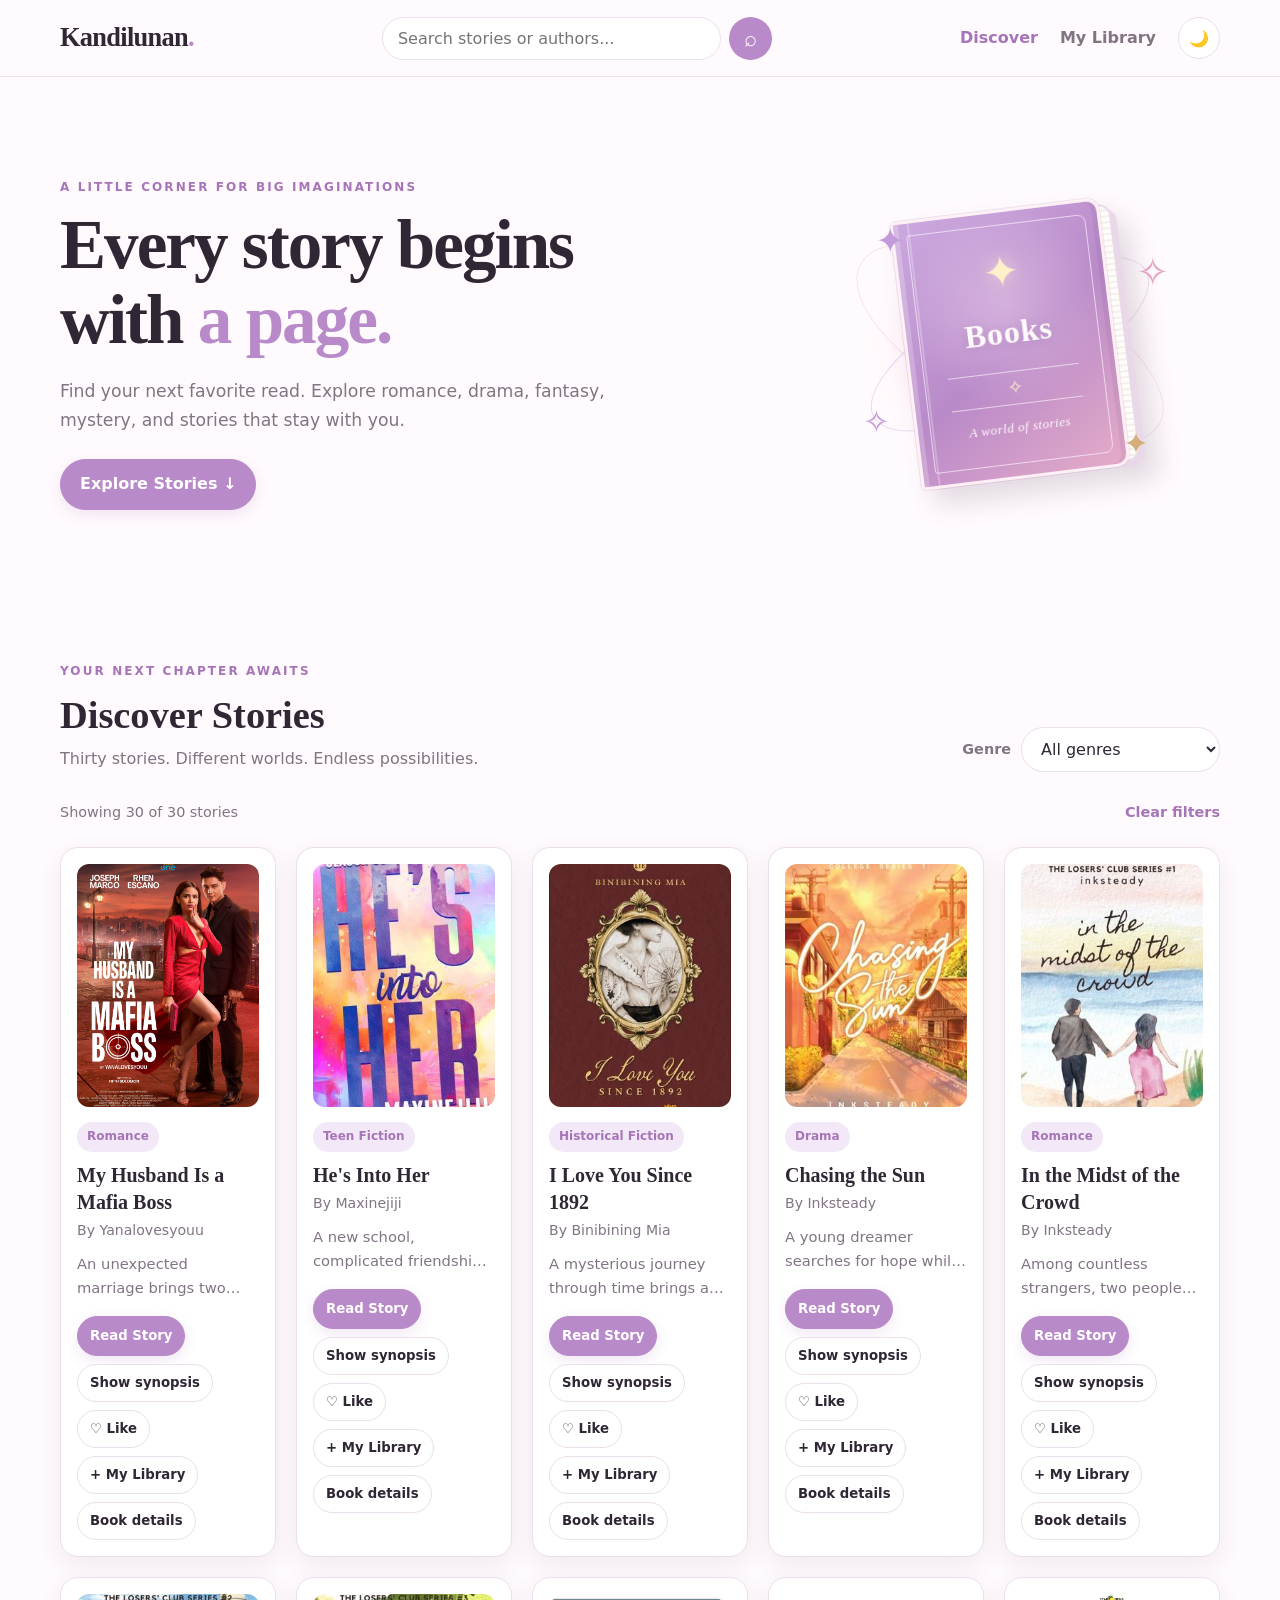
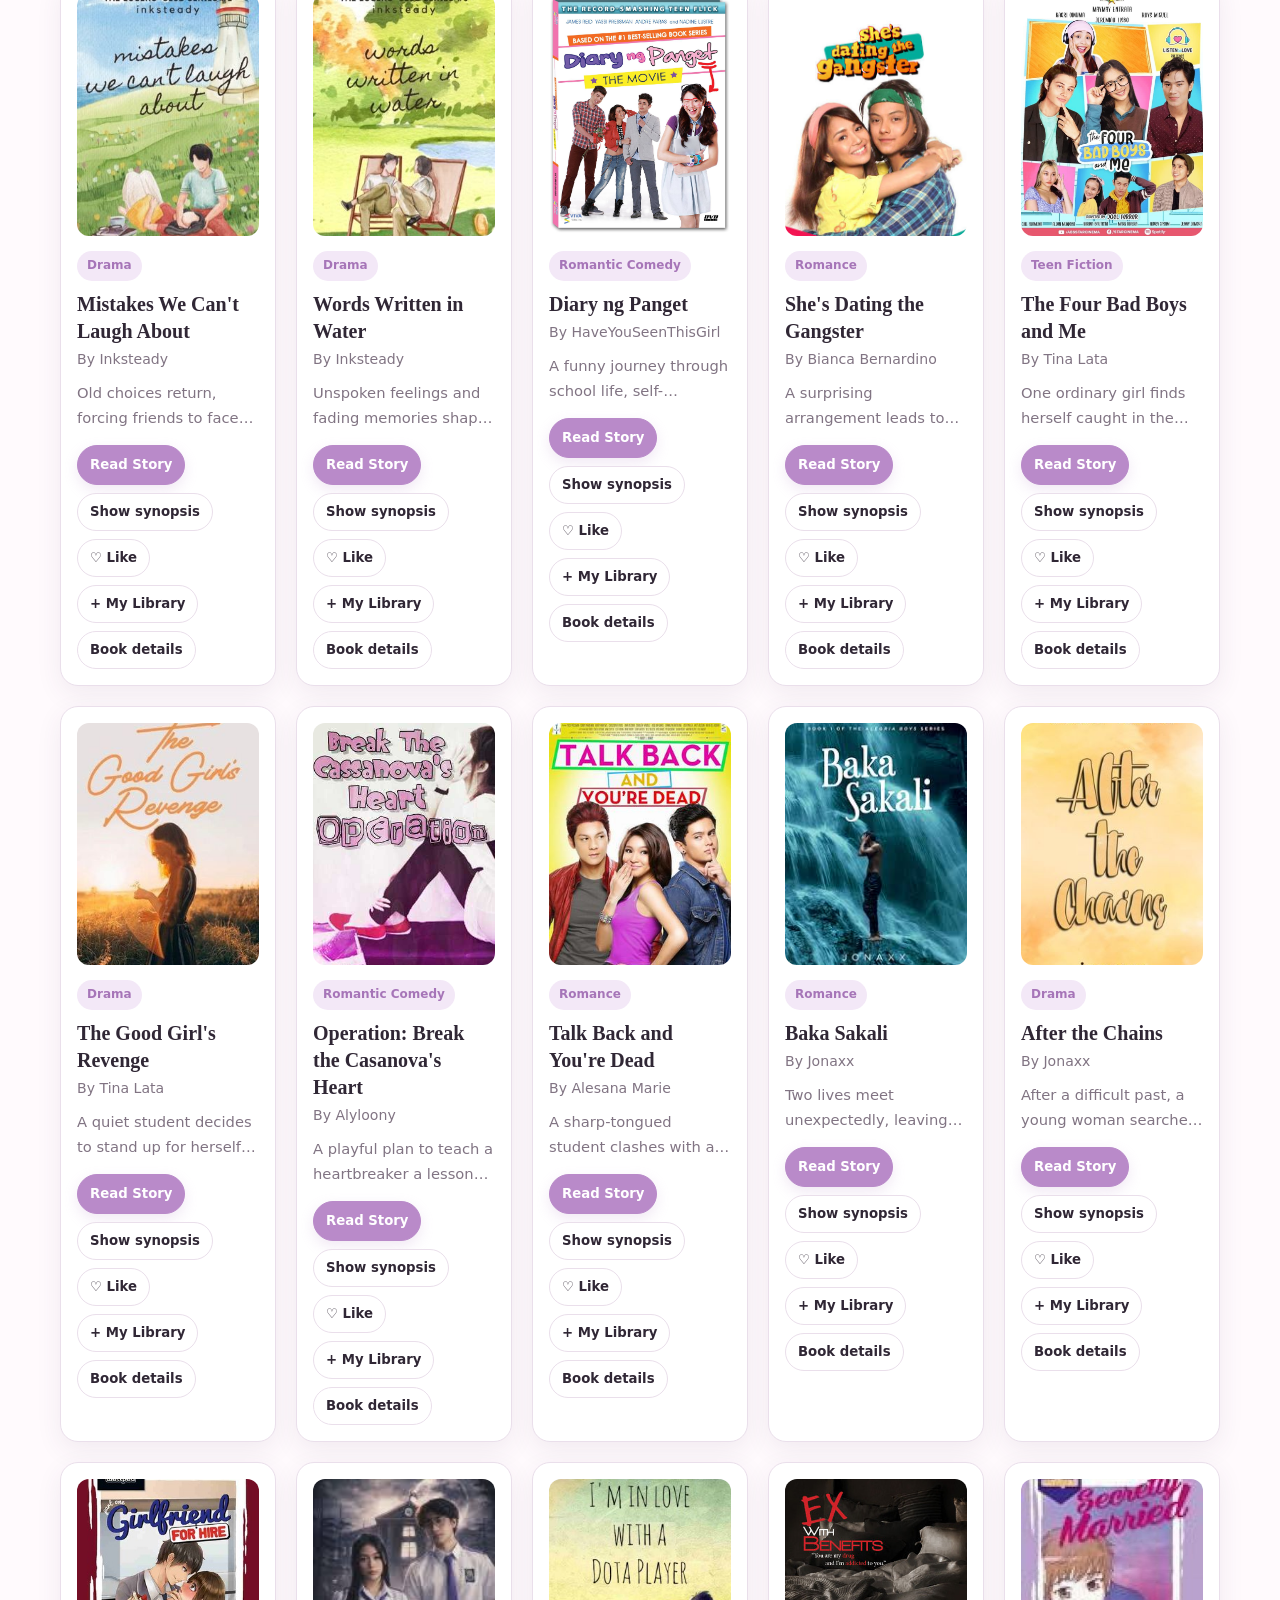
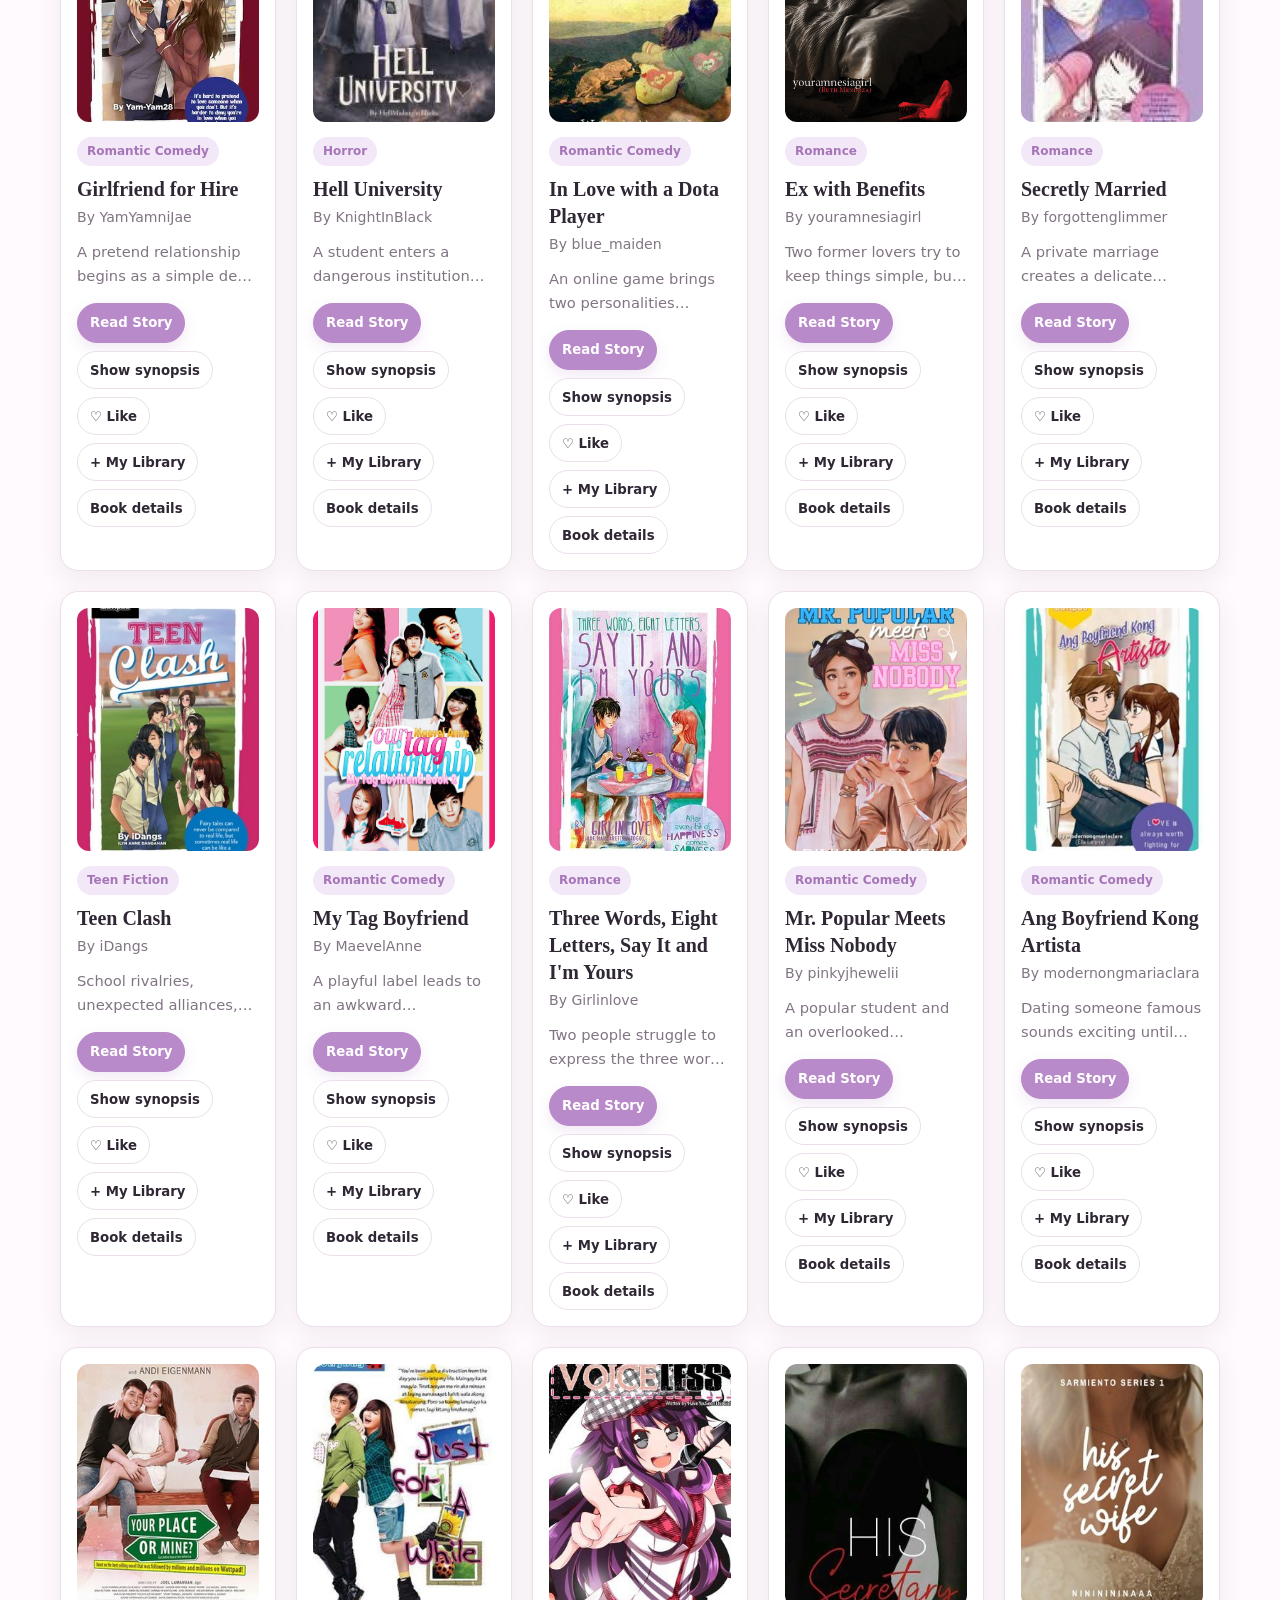
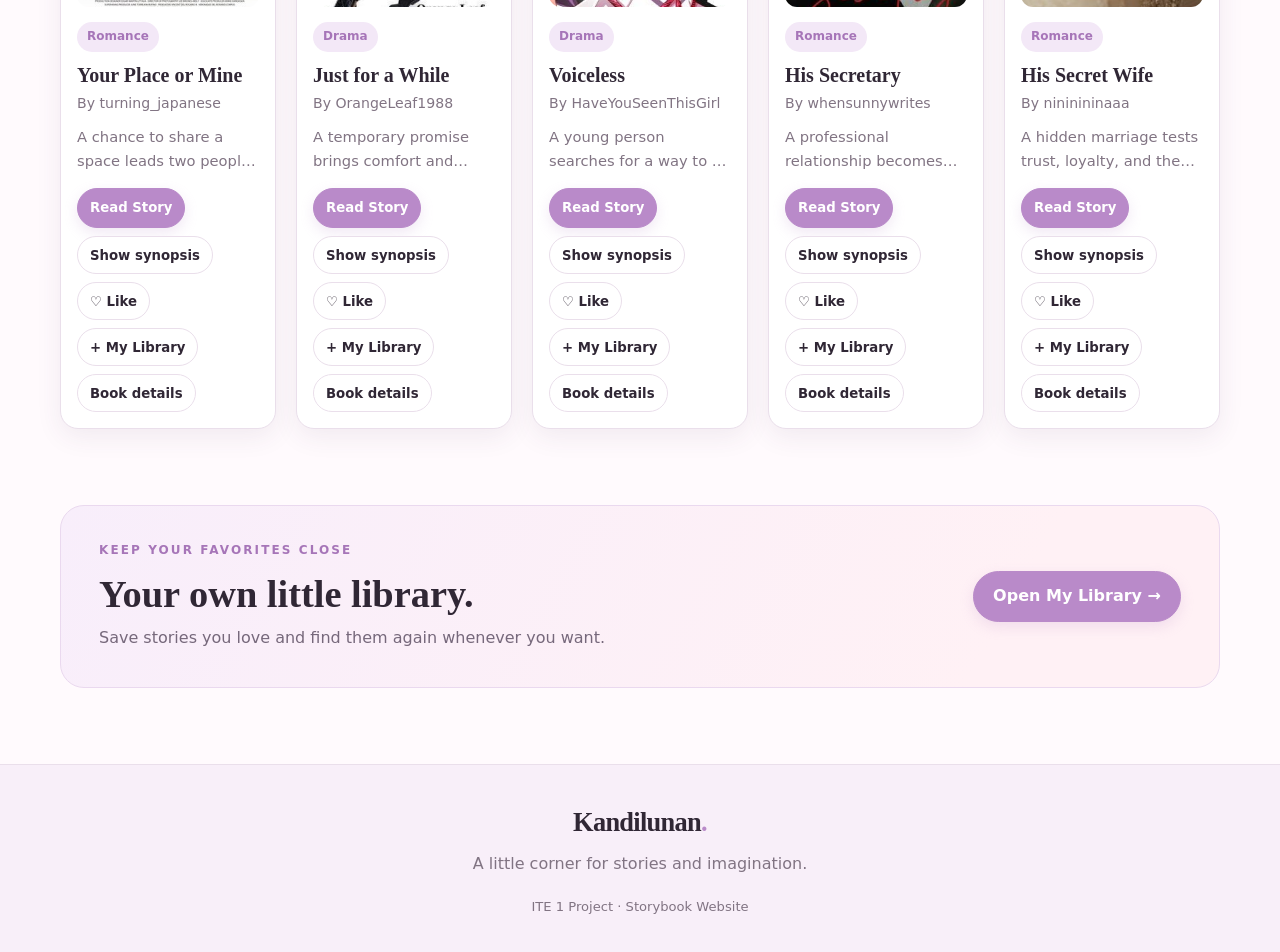
<file: index.html>
<!DOCTYPE html>
<html lang="en">
<head>
    <meta charset="UTF-8">
    <meta name="viewport" content="width=device-width, initial-scale=1.0">
    <meta name="theme-color" content="#ff500a">
    <meta name="description" content="Discover stories, explore genres, and find your next favorite read on Kandilunan.">
    <title>Kandilunan | Discover Stories</title>
    <link rel="stylesheet" href="style.css">
</head>
<body>
    <header class="site-header">
        <nav class="navbar" aria-label="Main navigation">
            <a class="logo" href="index.html">Kandilunan<span>.</span></a>

            <form class="search-form" id="searchForm" role="search">
                <label class="sr-only" for="searchInput">Search stories</label>
                <input id="searchInput" type="search"
                       placeholder="Search stories or authors...">
                <button type="submit" aria-label="Search">⌕</button>
            </form>

            <div class="nav-links">
                <a href="index.html" aria-current="page">Discover</a>
                <a href="library.html">My Library</a>
                <button class="theme-button" id="themeToggle"
                        type="button" aria-label="Switch to dark mode">🌙</button>
            </div>
        </nav>
    </header>

    <main>
        <section class="hero">
            <div class="hero-content">
                <p class="eyebrow">A LITTLE CORNER FOR BIG IMAGINATIONS</p>
                <h1>Every story begins<br>with <span>a page.</span></h1>
                <p class="hero-description">
                    Find your next favorite read. Explore romance, drama,
                    fantasy, mystery, and stories that stay with you.
                </p>
                <a href="#stories" class="primary-button">Explore Stories ↓</a>
            </div>

            <div class="magic-book-scene" aria-hidden="true">
                <div class="magic-spark spark-one">✦</div>
                <div class="magic-spark spark-two">✧</div>
                <div class="magic-spark spark-three">✦</div>
                <div class="magic-spark spark-four">✧</div>

                <div class="magic-glow"></div>

                <div class="magic-book">
                    <div class="book-pages"></div>
                    <div class="book-cover">
                        <div class="book-decoration">✦</div>
                        <div class="book-title">Books</div>
                        <div class="book-divider">✧</div>
                        <div class="book-subtitle">A world of stories</div>
                    </div>
                </div>

                <div class="magic-orbit orbit-one"></div>
                <div class="magic-orbit orbit-two"></div>
            </div>
        </section>

        <section class="content-section" id="stories">
            <div class="section-heading">
                <div>
                    <p class="eyebrow">YOUR NEXT CHAPTER AWAITS</p>
                    <h2>Discover Stories</h2>
                    <p class="muted">Thirty stories. Different worlds. Endless possibilities.</p>
                </div>
                <div class="filter-control">
                    <label for="genreFilter">Genre</label>
                    <select id="genreFilter">
                        <option value="all">All genres</option>
                    </select>
                </div>
            </div>

            <div class="results-bar">
                <p id="resultCount" aria-live="polite">Loading stories...</p>
                <button id="clearFilters" class="text-button" type="button">
                    Clear filters
                </button>
            </div>

            <div id="storyGrid" class="story-grid"></div>

            <div id="emptyMessage" class="empty-state" hidden>
                <span class="empty-icon">⌕</span>
                <h3>No stories found</h3>
                <p>Try a different title, author, or genre.</p>
                <button id="resetSearch" class="primary-button" type="button">
                    Show all stories
                </button>
            </div>
        </section>

        <section class="library-banner">
            <div>
                <p class="eyebrow">KEEP YOUR FAVORITES CLOSE</p>
                <h2>Your own little library.</h2>
                <p>Save stories you love and find them again whenever you want.</p>
            </div>
            <a class="primary-button" href="library.html">Open My Library →</a>
        </section>
    </main>

    <footer class="site-footer">
        <a class="logo" href="index.html">Kandilunan<span>.</span></a>
        <p>A little corner for stories and imagination.</p>
        <p class="copyright">ITE 1 Project · Storybook Website</p>
    </footer>

    <dialog id="bookDialog" class="book-dialog">
        <button type="button" class="dialog-close" id="closeDialog"
                aria-label="Close book details">×</button>
        <div id="dialogContent"></div>
    </dialog>

    <script src="script.js"></script>
</body>
</html>
</file>
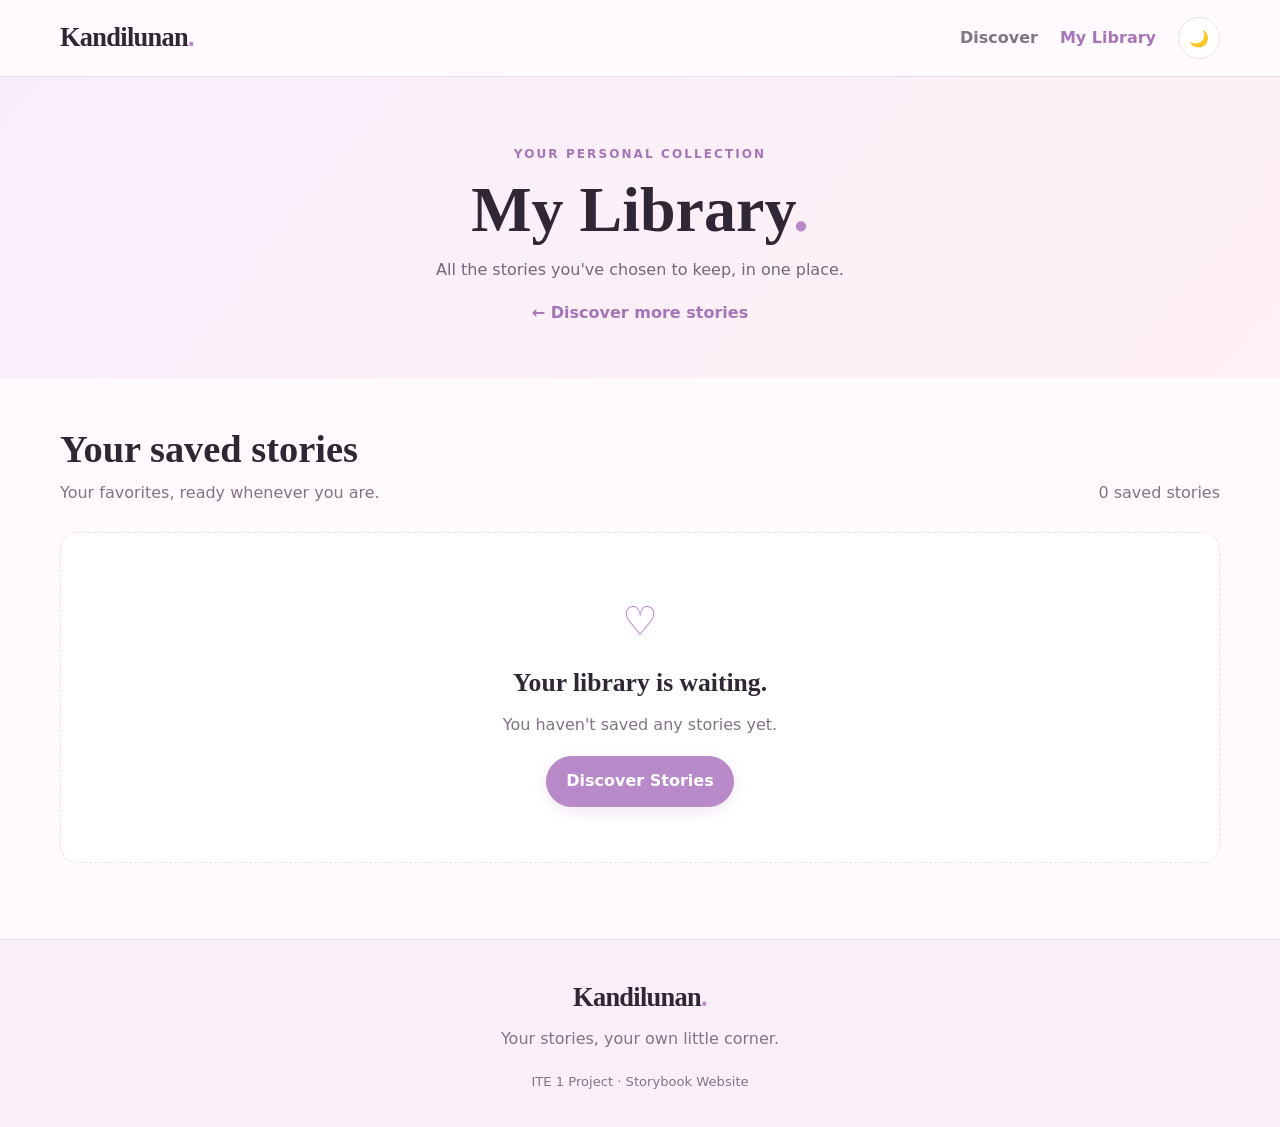
<file: library.html>
<!DOCTYPE html>
<html lang="en">
<head>
    <meta charset="UTF-8">
    <meta name="viewport" content="width=device-width, initial-scale=1.0">
    <meta name="theme-color" content="#ff500a">
    <meta name="description" content="Your personal collection of saved stories on Kandilunan.">
    <title>Kandilunan | My Library</title>
    <link rel="stylesheet" href="style.css">
</head>
<body>
    <header class="site-header">
        <nav class="navbar" aria-label="Main navigation">
            <a class="logo" href="index.html">Kandilunan<span>.</span></a>

            <div class="nav-links">
                <a href="index.html">Discover</a>
                <a href="library.html" aria-current="page">My Library</a>
                <button class="theme-button" id="themeToggle"
                        type="button" aria-label="Switch to dark mode">🌙</button>
            </div>
        </nav>
    </header>

    <main>
        <section class="page-banner">
            <p class="eyebrow">YOUR PERSONAL COLLECTION</p>
            <h1>My Library<span>.</span></h1>
            <p>All the stories you've chosen to keep, in one place.</p>
            <a href="index.html" class="text-link">← Discover more stories</a>
        </section>

        <section class="content-section">
            <div class="section-heading">
                <div>
                    <h2>Your saved stories</h2>
                    <p class="muted">Your favorites, ready whenever you are.</p>
                </div>
                <p id="resultCount" class="muted" aria-live="polite"></p>
            </div>

            <div id="storyGrid" class="story-grid"></div>

            <div id="emptyMessage" class="empty-state" hidden>
                <span class="empty-icon">♡</span>
                <h3>Your library is waiting.</h3>
                <p>You haven't saved any stories yet.</p>
                <a href="index.html" class="primary-button">Discover Stories</a>
            </div>
        </section>
    </main>

    <footer class="site-footer">
        <a class="logo" href="index.html">Kandilunan<span>.</span></a>
        <p>Your stories, your own little corner.</p>
        <p class="copyright">ITE 1 Project · Storybook Website</p>
    </footer>

    <script src="script.js"></script>
</body>
</html>
</file>
<file: style.css>
* { box-sizing: border-box; }

:root {
    color-scheme: light;
    --accent: #b98ac9;
    --accent-hover: #a675b8;
    --accent-soft: #f3e8f7;
    --page-background: #fffafd;
    --card-background: #ffffff;
    --soft-background: #fff2f7;
    --text-color: #302735;
    --muted-color: #817483;
    --border-color: #eadfeb;
    --card-shadow: 0 8px 26px rgba(78, 48, 83, 0.08);
    --header-background: rgba(255, 250, 253, 0.92);
    --footer-background: #f8eff9;
    --radius: 18px;
    --content-width: 1160px;
}

html { scroll-behavior: smooth; scroll-padding-top: 90px; }
body {
    margin: 0;
    background: var(--page-background);
    color: var(--text-color);
    font-family: Inter, ui-sans-serif, system-ui, -apple-system, BlinkMacSystemFont, "Segoe UI", sans-serif;
    font-size: 16px;
    line-height: 1.65;
    transition: background-color .25s ease, color .25s ease;
}
body, button, input, select { font-family: Inter, ui-sans-serif, system-ui, -apple-system, BlinkMacSystemFont, "Segoe UI", sans-serif; }
img { display: block; max-width: 100%; }
a { color: inherit; text-decoration: none; }
button, input, select { font-size: inherit; }
button, a, input, select { -webkit-tap-highlight-color: transparent; }
button { cursor: pointer; }
button:focus-visible, a:focus-visible, input:focus-visible, select:focus-visible { outline: 3px solid #d5a8e5; outline-offset: 3px; }
[hidden] { display: none !important; }

.site-header {
    position: sticky;
    z-index: 20;
    top: 0;
    background: var(--header-background);
    border-bottom: 1px solid var(--border-color);
    backdrop-filter: blur(16px);
}
.navbar {
    width: min(var(--content-width), calc(100% - 48px));
    min-height: 76px;
    margin: 0 auto;
    display: flex;
    align-items: center;
    justify-content: space-between;
    gap: 24px;
}
.logo { flex-shrink: 0; font-family: Georgia, "Times New Roman", serif; font-size: 1.65rem; font-weight: 800; letter-spacing: -.7px; }
.logo span, .page-banner h1 span { color: var(--accent); }
.search-form { display: flex; align-items: center; gap: 8px; width: min(390px, 38vw); }
.search-form input, .filter-control select, .chapter-toolbar select {
    width: 100%; min-width: 0; border: 1px solid var(--border-color); border-radius: 999px;
    padding: 11px 15px; color: var(--text-color); background: var(--card-background);
}
.search-form button {
    width: 43px; height: 43px; flex: 0 0 43px; border: 0; border-radius: 50%;
    color: white; background: var(--accent); font-size: 1.4rem;
}
.nav-links { display: flex; align-items: center; gap: 22px; white-space: nowrap; }
.nav-links a { color: var(--muted-color); font-weight: 650; transition: color .2s ease; }
.nav-links a:hover, .nav-links a[aria-current="page"] { color: var(--accent-hover); }
.theme-button { width: 42px; height: 42px; border: 1px solid var(--border-color); border-radius: 50%; background: var(--card-background); }

main { min-height: 65vh; }
.hero {
    width: min(var(--content-width), calc(100% - 48px)); min-height: 520px; margin: 0 auto;
    padding: 58px 0 44px; display: flex; align-items: center; justify-content: space-between; gap: 32px;
}
.hero-content { flex: 1 1 55%; min-width: 0; }
.eyebrow { margin: 0 0 12px; color: var(--accent-hover); font-size: .75rem; font-weight: 800; letter-spacing: 2.1px; line-height: 1.5; }
h1, h2, h3, p { overflow-wrap: anywhere; }
.hero h1 { max-width: 650px; margin: 0 0 20px; font-family: Georgia, "Times New Roman", serif; font-size: clamp(2.8rem, 5.4vw, 4.7rem); line-height: 1.08; letter-spacing: -2px; }
.hero h1 span { color: var(--accent); }
.hero-description { max-width: 570px; margin: 0 0 25px; color: var(--muted-color); font-size: 1.08rem; }
.primary-button, .read-button {
    display: inline-flex; align-items: center; justify-content: center; gap: 8px; min-height: 45px;
    padding: 11px 19px; border: 1px solid var(--accent); border-radius: 999px;
    background: var(--accent); color: #fff; font-weight: 750; text-align: center;
    box-shadow: 0 5px 14px rgba(185, 138, 201, .2); transition: transform .2s ease, background .2s ease, box-shadow .2s ease;
}
.primary-button:hover, .read-button:hover { transform: translateY(-2px); background: var(--accent-hover); box-shadow: 0 8px 18px rgba(185, 138, 201, .25); }
.text-link { display: inline-block; margin-top: 16px; color: var(--accent-hover); font-weight: 700; }

.content-section { width: min(var(--content-width), calc(100% - 48px)); margin: 0 auto; padding: 65px 0 76px; }
.section-heading { display: flex; align-items: end; justify-content: space-between; gap: 24px; margin-bottom: 25px; }
.section-heading h2, .library-banner h2, .reader-heading h2 { margin: 0 0 8px; font-family: Georgia, "Times New Roman", serif; font-size: clamp(1.8rem, 3vw, 2.5rem); line-height: 1.2; }
.muted { color: var(--muted-color); }
.section-heading .muted { margin: 0; }
.filter-control { display: flex; align-items: center; gap: 10px; min-width: 210px; }
.filter-control label, .chapter-toolbar label { color: var(--muted-color); font-size: .9rem; font-weight: 750; }
.results-bar { display: flex; align-items: center; justify-content: space-between; gap: 16px; margin: 0 0 20px; color: var(--muted-color); font-size: .9rem; }
.results-bar p { margin: 0; }
.text-button { padding: 7px 0; border: 0; background: transparent; color: var(--accent-hover); font-weight: 750; }
.story-grid { display: grid; grid-template-columns: repeat(5, minmax(0, 1fr)); gap: 20px; align-items: stretch; }
.story-card { min-width: 0; overflow: hidden; padding: 16px; border: 1px solid var(--border-color); border-radius: var(--radius); background: var(--card-background); box-shadow: var(--card-shadow); transition: transform .2s ease, box-shadow .2s ease, border-color .2s ease; }
.story-card:hover { transform: translateY(-4px); border-color: #d9b9e3; box-shadow: 0 14px 32px rgba(78, 48, 83, .12); }
.cover-link { display: block; overflow: hidden; border-radius: 12px; background: var(--soft-background); }
.story-cover { width: 100%; aspect-ratio: 3 / 4; object-fit: cover; transition: transform .35s ease; }
.story-card:hover .story-cover { transform: scale(1.025); }
.genre-tag { display: inline-flex; margin-top: 15px; padding: 5px 10px; border-radius: 999px; background: var(--accent-soft); color: var(--accent-hover); font-size: .75rem; font-weight: 800; }
.story-card h3 { margin: 10px 0 3px; font-family: Georgia, "Times New Roman", serif; font-size: 1.25rem; line-height: 1.35; }
.story-card h3 a:hover { color: var(--accent-hover); }
.story-author { margin: 0 0 10px; color: var(--muted-color); font-size: .88rem; }
.story-synopsis { margin: 0 0 15px; color: var(--muted-color); font-size: .92rem; }
.story-synopsis.collapsed { display: -webkit-box; overflow: hidden; -webkit-box-orient: vertical; -webkit-line-clamp: 2; }
.card-actions, .details-actions { display: flex; flex-wrap: wrap; gap: 8px; margin-top: 15px; }
.read-button, .secondary-button { min-height: 38px; padding: 8px 12px; border-radius: 999px; font-size: .83rem; font-weight: 750; }
.secondary-button { border: 1px solid var(--border-color); background: var(--card-background); color: var(--text-color); transition: border-color .2s ease, background .2s ease; }
.secondary-button:hover { border-color: var(--accent); background: var(--accent-soft); }
.like-button.is-active { border-color: #e7a8c0; background: #fff0f5; color: #b14d78; }
.empty-state { padding: 55px 20px; border: 1px dashed var(--border-color); border-radius: var(--radius); background: var(--card-background); text-align: center; }
.empty-icon { color: var(--accent); font-size: 2.5rem; }
.empty-state h3 { margin: 8px 0; font-family: Georgia, "Times New Roman", serif; font-size: 1.6rem; }
.empty-state p { margin: 0 0 18px; color: var(--muted-color); }

.library-banner { width: min(var(--content-width), calc(100% - 48px)); margin: 0 auto 76px; padding: 35px 38px; display: flex; align-items: center; justify-content: space-between; gap: 28px; border: 1px solid #ead9ef; border-radius: 24px; background: linear-gradient(120deg, #f8eefb, #fff1f5 80%); }
.library-banner h2 { margin-bottom: 8px; }
.library-banner p:not(.eyebrow) { margin: 0; color: #76687b; }
.site-footer { padding: 36px 24px 28px; border-top: 1px solid var(--border-color); background: var(--footer-background); text-align: center; }
.site-footer .logo { display: inline-block; }
.site-footer p { margin: 7px 0; color: var(--muted-color); }
.site-footer .copyright { margin-top: 18px; font-size: .82rem; }

.page-banner { padding: 68px 24px 52px; background: linear-gradient(130deg, #f8eefb, #fff1f5); text-align: center; }
.page-banner h1 { margin: 0 0 12px; font-family: Georgia, "Times New Roman", serif; font-size: clamp(2.5rem, 5vw, 4rem); line-height: 1.1; }
.page-banner > p:not(.eyebrow) { margin: 0; color: #76687b; }
.page-banner .text-link { margin-top: 16px; }
.page-banner + .content-section { padding-top: 48px; }
.reader-main { width: min(1000px, calc(100% - 48px)); margin: 0 auto; padding: 36px 0 76px; }
.back-link { margin: 0 0 24px; }
.story-details { display: grid; grid-template-columns: minmax(210px, 300px) minmax(0, 1fr); gap: 38px; align-items: center; margin: 0 0 40px; padding: 28px; border: 1px solid var(--border-color); border-radius: 22px; background: var(--card-background); box-shadow: var(--card-shadow); }
.details-cover { width: 100%; max-height: 400px; aspect-ratio: 3 / 4; object-fit: cover; border-radius: 12px; }
.story-details .genre-tag { margin-top: 0; }
.story-details h1 { margin: 12px 0; font-family: Georgia, "Times New Roman", serif; font-size: clamp(2rem, 4vw, 3rem); line-height: 1.15; }
.details-author { color: var(--muted-color); }
.details-synopsis { line-height: 1.8; }
.reader-panel { margin-top: 28px; padding: 28px; border: 1px solid var(--border-color); border-radius: 22px; background: var(--card-background); box-shadow: var(--card-shadow); }
.reader-heading { display: flex; align-items: center; justify-content: space-between; gap: 20px; }
.reader-heading h2 { font-size: 1.7rem; }
.progress-label { color: var(--accent-hover); font-size: .9rem; font-weight: 800; white-space: nowrap; }
.progress-track { height: 8px; overflow: hidden; margin: 18px 0 24px; border-radius: 999px; background: var(--accent-soft); }
.progress-fill { width: 0; height: 100%; border-radius: inherit; background: linear-gradient(90deg, #c6a0dc, #e9b7cf); transition: width .2s ease; }
.chapter-toolbar { display: flex; flex-wrap: wrap; align-items: center; gap: 10px; padding-bottom: 20px; border-bottom: 1px solid var(--border-color); }
.chapter-toolbar select { width: auto; max-width: 100%; flex: 1 1 220px; border-radius: 10px; }
.chapter-toolbar button:disabled, .chapter-bottom button:disabled { opacity: .45; cursor: not-allowed; }
.chapter-content { max-width: 720px; margin: 28px auto; font-family: Georgia, "Times New Roman", serif; font-size: 1.13rem; line-height: 2; }
.chapter-content h2 { margin: 0 0 22px; font-size: 1.8rem; line-height: 1.3; }
.chapter-content p { margin: 0 0 22px; }
.chapter-bottom { display: flex; align-items: center; justify-content: space-between; gap: 14px; padding-top: 18px; border-top: 1px solid var(--border-color); }
.chapter-bottom .muted { font-size: .84rem; text-align: center; }
.reading-complete { margin: 20px 0 0; padding: 14px; border-radius: 12px; background: var(--accent-soft); color: var(--accent-hover); font-weight: 750; text-align: center; }
.slideshow { display: grid; grid-template-columns: 44px minmax(0, 1fr) 44px; align-items: center; gap: 14px; }
.slideshow figure { margin: 0; text-align: center; }
.slideshow figure img { width: 100%; max-height: 500px; object-fit: contain; border-radius: 14px; background: var(--soft-background); }
.slideshow figcaption { padding: 12px; color: var(--muted-color); }
.slide-arrow { width: 42px; height: 42px; border: 1px solid var(--border-color); border-radius: 50%; background: var(--card-background); color: var(--accent-hover); font-size: 1.8rem; }
.slide-dots { display: flex; justify-content: center; gap: 9px; }
.slide-dot { width: 10px; height: 10px; padding: 0; border: 0; border-radius: 50%; background: var(--border-color); }
.slide-dot.is-active { background: var(--accent); transform: scale(1.2); }

.book-dialog { position: fixed; width: min(600px, calc(100% - 32px)); max-height: min(85vh, 760px); overflow: auto; padding: 30px; border: 1px solid var(--border-color); border-radius: 22px; background: var(--card-background); color: var(--text-color); box-shadow: 0 25px 90px rgba(32, 20, 35, .25); }
.book-dialog::backdrop { background: rgba(38, 26, 43, .48); backdrop-filter: blur(4px); }
.dialog-close { position: sticky; float: right; top: 0; width: 38px; height: 38px; margin: -12px -12px 10px 10px; border: 1px solid var(--border-color); border-radius: 50%; background: var(--card-background); color: var(--text-color); font-size: 1.5rem; }
#dialogContent { clear: both; }
.dialog-book-cover { width: 130px; aspect-ratio: 3 / 4; object-fit: cover; margin: 0 auto 20px; border-radius: 9px; box-shadow: var(--card-shadow); }
#dialogContent > .eyebrow, #dialogContent > h2, #dialogContent > .muted { text-align: center; }
#dialogContent h2 { margin: 6px 0; font-family: Georgia, "Times New Roman", serif; line-height: 1.25; }
.dialog-synopsis { line-height: 1.8; }
#dialogContent > .primary-button { margin-top: 8px; }
.sr-only { position: absolute !important; width: 1px !important; height: 1px !important; padding: 0 !important; margin: -1px !important; overflow: hidden !important; clip: rect(0, 0, 0, 0) !important; white-space: nowrap !important; border: 0 !important; }

body.dark-mode {
    color-scheme: dark;
    --accent: #c8a0dc;
    --accent-hover: #dfbde9;
    --accent-soft: #382b40;
    --page-background: #19151d;
    --card-background: #241e29;
    --soft-background: #302535;
    --text-color: #f3eaf5;
    --muted-color: #b8aabb;
    --border-color: #423548;
    --card-shadow: 0 8px 26px rgba(0, 0, 0, .2);
    --header-background: rgba(25, 21, 29, .92);
    --footer-background: #211a27;
}
body.dark-mode .library-banner, body.dark-mode .page-banner { background: linear-gradient(130deg, #2c2135, #34232e); }
body.dark-mode .library-banner p:not(.eyebrow), body.dark-mode .page-banner > p:not(.eyebrow) { color: var(--muted-color); }
body.dark-mode .like-button.is-active { background: #422b38; color: #f1a9c5; }
body.dark-mode .book-dialog { color: var(--text-color); }

@media (max-width: 900px) {
    .navbar { width: min(100% - 32px, var(--content-width)); gap: 15px; }
    .nav-links { gap: 14px; }
    .search-form { width: min(300px, 32vw); }
    .story-grid { grid-template-columns: repeat(2, minmax(0, 1fr)); }
    .hero { min-height: auto; padding-top: 48px; }
    .library-banner { padding: 28px; }
    .story-details { gap: 25px; padding: 22px; }
}
@media (max-width: 600px) {
    html { scroll-padding-top: 130px; }
    .navbar { width: calc(100% - 28px); min-height: 0; padding: 13px 0; flex-wrap: wrap; gap: 12px; }
    .logo { font-size: 1.45rem; }
    .search-form { order: 3; width: 100%; }
    .nav-links { margin-left: auto; gap: 12px; font-size: .9rem; }
    .theme-button { width: 38px; height: 38px; }
    .hero, .content-section, .library-banner { width: calc(100% - 32px); }
    .hero { flex-direction: column; align-items: center; gap: 20px; padding: 42px 0 28px; }
    .hero-content { width: 100%; flex: auto; }
    .hero h1 { font-size: clamp(2.55rem, 12vw, 3.7rem); letter-spacing: -1.4px; }
    .hero-description { font-size: 1rem; }
    .content-section { padding: 45px 0 55px; }
    .section-heading { align-items: flex-start; flex-direction: column; gap: 16px; }
    .filter-control { width: 100%; }
    .story-grid { grid-template-columns: repeat(2, minmax(0, 1fr)); gap: 14px; }
    .story-card { display: block; padding: 12px; }
    .cover-link { display: block; }
    .story-cover { aspect-ratio: 3 / 4; }
    .story-card .genre-tag { margin-top: 10px; font-size: .68rem; }
    .story-card h3 { margin-top: 8px; font-size: 1.02rem; }
    .story-author { margin-bottom: 7px; font-size: .8rem; }
    .story-synopsis { font-size: .83rem; line-height: 1.5; }
    .card-actions { margin-top: 12px; }
    .library-banner { flex-direction: column; align-items: flex-start; margin-bottom: 48px; padding: 25px; }
    .page-banner { padding: 48px 18px 38px; }
    .page-banner + .content-section { padding-top: 35px; }
    .reader-main { width: calc(100% - 28px); padding-top: 25px; }
    .story-details { grid-template-columns: minmax(0, 1fr); gap: 20px; padding: 18px; }
    .details-cover { width: min(220px, 75%); margin: 0 auto; }
    .reader-panel { padding: 18px; }
    .reader-heading { align-items: flex-start; flex-direction: column; gap: 5px; }
    .chapter-toolbar { align-items: stretch; }
    .chapter-toolbar label { width: 100%; }
    .chapter-toolbar select { flex-basis: 100%; }
    .chapter-bottom { flex-wrap: wrap; justify-content: center; }
    .chapter-bottom .muted { order: -1; width: 100%; }
    .slideshow { grid-template-columns: 34px minmax(0, 1fr) 34px; gap: 6px; }
    .slide-arrow { width: 34px; height: 34px; }
    .book-dialog { padding: 22px; }
}
@media (max-width: 360px) {
    .nav-links { gap: 8px; font-size: .82rem; }
    .story-grid { grid-template-columns: minmax(0, 1fr); }
    .story-card { display: block; }
    .card-actions .secondary-button, .card-actions .read-button { font-size: .75rem; padding: 7px 9px; }
}
@media (prefers-reduced-motion: reduce) {
    *, *::before, *::after { scroll-behavior: auto !important; animation-duration: .01ms !important; animation-iteration-count: 1 !important; transition-duration: .01ms !important; }
}

.hero {
    gap: 32px;
}

.hero-content {
    flex: 1 1 55%;
    min-width: 0;
}

.magic-book-scene {
    position: relative;
    display: flex;
    flex: 0 1 420px;
    align-items: center;
    justify-content: center;
    min-width: 0;
    min-height: 320px;
    isolation: isolate;
}

.magic-glow {
    position: absolute;
    z-index: -2;
    width: 260px;
    height: 260px;
    border-radius: 50%;
    background: radial-gradient(
        circle,
        rgba(222, 190, 242, 0.65),
        rgba(247, 209, 226, 0.28) 48%,
        transparent 72%
    );
    filter: blur(12px);
    animation: magic-glow-pulse 4s ease-in-out infinite;
}

.magic-book {
    position: relative;
    z-index: 2;
    width: 210px;
    height: 270px;
    transform: rotate(-7deg);
    animation: magic-book-float 5s ease-in-out infinite;
    filter: drop-shadow(12px 16px 12px rgba(88, 57, 91, 0.16));
}

.book-pages {
    position: absolute;
    top: 7px;
    right: -11px;
    width: 100%;
    height: 96%;
    border: 2px solid #e8d8e8;
    border-radius: 4px 13px 13px 4px;
    background: repeating-linear-gradient(
        to bottom,
        #fffdf8 0,
        #fffdf8 4px,
        #eadfe9 5px,
        #fffdf8 6px
    );
    box-shadow: 5px 5px 0 #e8d8e8;
}

.book-cover {
    position: absolute;
    inset: 0;
    display: flex;
    flex-direction: column;
    align-items: center;
    justify-content: center;
    gap: 12px;
    overflow: hidden;
    border: 3px solid #fff0f5;
    border-radius: 5px 13px 13px 5px;
    background:
        radial-gradient(
            circle at 50% 35%,
            rgba(255, 235, 247, 0.35),
            transparent 50%
        ),
        linear-gradient(145deg, #cba9df, #b98ac9 52%, #e5abc8);
    color: #fffafc;
    box-shadow:
        inset 5px 0 0 rgba(255, 255, 255, 0.22),
        inset -5px 0 0 rgba(111, 69, 119, 0.1),
        0 0 0 1px rgba(151, 103, 160, 0.15);
}

.book-cover::before {
    position: absolute;
    inset: 12px;
    border: 1px solid rgba(255, 247, 255, 0.65);
    border-radius: 3px 8px 8px 3px;
    content: "";
    pointer-events: none;
}

.book-cover::after {
    position: absolute;
    top: 0;
    bottom: 0;
    left: 14px;
    width: 2px;
    background: rgba(255, 255, 255, 0.25);
    content: "";
}

.book-decoration {
    position: relative;
    z-index: 1;
    color: #fff0c9;
    font-size: 2.8rem;
    line-height: 1;
    text-shadow: 0 0 18px rgba(255, 241, 204, 0.65);
}

.book-title {
    position: relative;
    z-index: 1;
    font-family: Georgia, "Times New Roman", serif;
    font-size: 2rem;
    font-weight: 700;
    letter-spacing: 1px;
    text-shadow: 0 2px 8px rgba(100, 54, 105, 0.15);
}

.book-divider {
    position: relative;
    z-index: 1;
    width: 65%;
    border-top: 1px solid rgba(255, 255, 255, 0.6);
    border-bottom: 1px solid rgba(255, 255, 255, 0.6);
    color: #fff0c9;
    font-size: 1.2rem;
    text-align: center;
}

.book-subtitle {
    position: relative;
    z-index: 1;
    padding: 0 15px;
    font-family: Georgia, "Times New Roman", serif;
    font-size: 0.82rem;
    font-style: italic;
    letter-spacing: 0.5px;
    text-align: center;
}

.magic-spark {
    position: absolute;
    z-index: 3;
    color: #c49bda;
    pointer-events: none;
    animation: magic-sparkle 3s ease-in-out infinite;
}

.spark-one {
    top: 28px;
    left: 18%;
    font-size: 2.2rem;
}

.spark-two {
    top: 55px;
    right: 12%;
    color: #e4a6c3;
    font-size: 2.5rem;
    animation-delay: 0.8s;
}

.spark-three {
    right: 17%;
    bottom: 35px;
    color: #d4ad79;
    font-size: 1.9rem;
    animation-delay: 1.3s;
}

.spark-four {
    bottom: 55px;
    left: 15%;
    font-size: 2rem;
    animation-delay: 1.7s;
}

.magic-orbit {
    position: absolute;
    z-index: -1;
    width: 310px;
    height: 110px;
    border: 1px solid rgba(191, 151, 210, 0.35);
    border-radius: 50%;
    pointer-events: none;
}

.orbit-one {
    transform: rotate(-28deg);
}

.orbit-two {
    width: 340px;
    height: 140px;
    border-color: rgba(230, 169, 197, 0.3);
    transform: rotate(28deg);
}

@keyframes magic-book-float {
    0%, 100% {
        transform: translateY(0) rotate(-7deg);
    }

    50% {
        transform: translateY(-12px) rotate(-4deg);
    }
}

@keyframes magic-glow-pulse {
    0%, 100% {
        opacity: 0.65;
        transform: scale(0.95);
    }

    50% {
        opacity: 1;
        transform: scale(1.08);
    }
}

@keyframes magic-sparkle {
    0%, 100% {
        opacity: 0.45;
        transform: scale(0.9) rotate(0deg);
    }

    50% {
        opacity: 1;
        transform: scale(1.15) rotate(12deg);
    }
}



@media (max-width: 900px) {
    .magic-book-scene {
        flex-basis: 300px;
        min-height: 280px;
    }

    .magic-book {
        width: 175px;
        height: 230px;
    }

    .magic-orbit {
        width: 260px;
        height: 95px;
    }

    .orbit-two {
        width: 280px;
        height: 115px;
    }
}

@media (max-width: 600px) {
    .hero {
        flex-direction: column;
        align-items: center;
        gap: 20px;
    }

    .hero-content {
        width: 100%;
        flex: auto;
    }

    .magic-book-scene {
        width: 100%;
        flex: auto;
        min-height: 280px;
        margin-top: 8px;
    }

    .magic-book {
        width: 165px;
        height: 215px;
    }

    .magic-glow {
        width: 220px;
        height: 220px;
    }

    .magic-orbit {
        width: 240px;
        height: 85px;
    }

    .orbit-two {
        width: 260px;
        height: 105px;
    }

    .spark-one {
        left: 12%;
    }

    .spark-two {
        right: 10%;
    }

    .spark-three {
        right: 13%;
    }

    .spark-four {
        left: 10%;
    }
}

@media (max-width: 360px) {
    .magic-book-scene {
        min-height: 250px;
    }

    .magic-book {
        width: 145px;
        height: 195px;
    }

    .book-title {
        font-size: 1.7rem;
    }

    .book-subtitle {
        font-size: 0.72rem;
    }

    .magic-orbit {
        width: 210px;
        height: 75px;
    }

    .orbit-two {
        width: 225px;
        height: 95px;
    }
}

@media (prefers-reduced-motion: reduce) {
    .magic-book,
    .magic-glow,
    .magic-spark {
        animation: none !important;
    }
}
</file>
